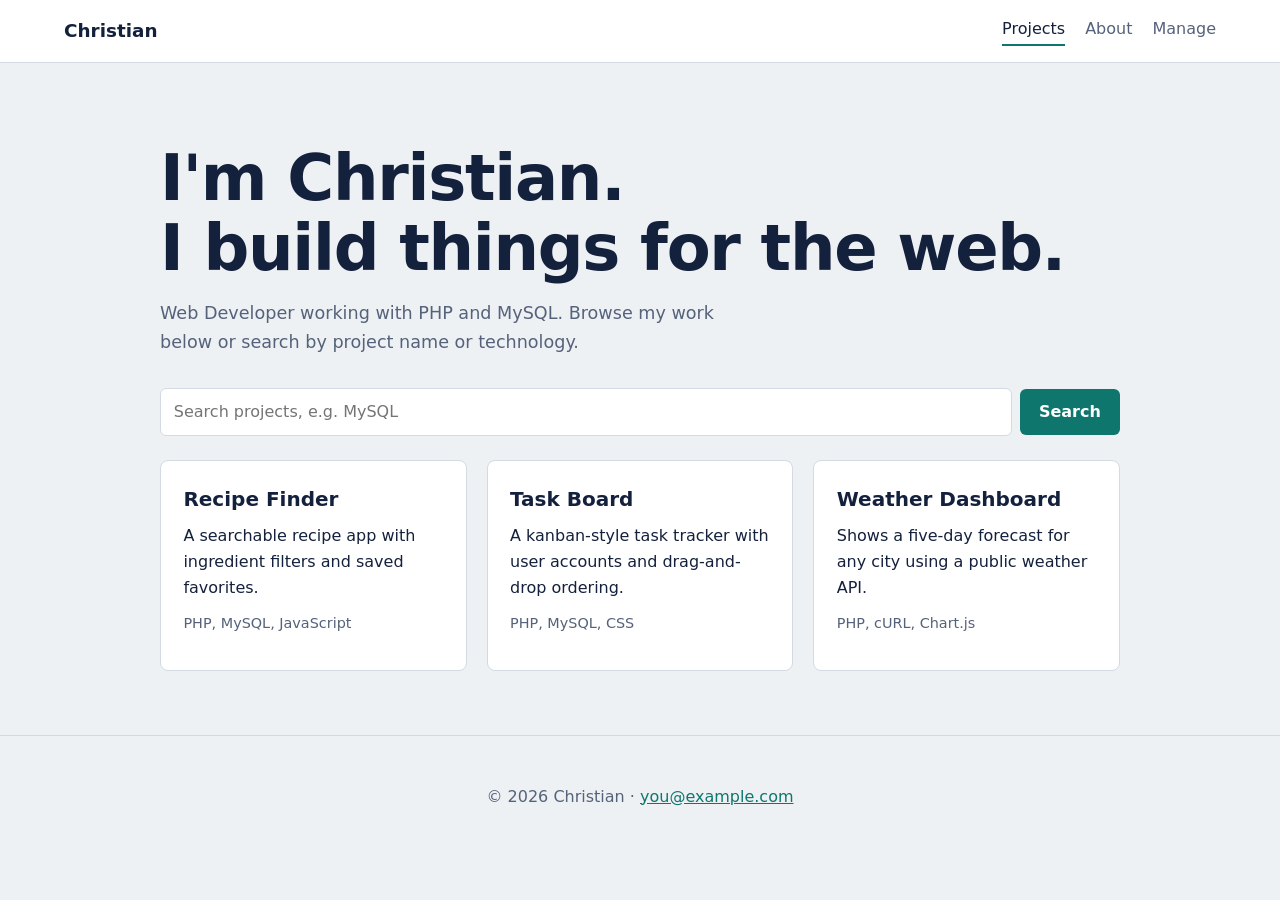
<file: index.html>
<!DOCTYPE html>
<html lang="en">
<head>
  <meta charset="utf-8">
  <meta name="viewport" content="width=device-width, initial-scale=1">
  <title>Projects | Christian</title>
  <link rel="stylesheet" href="style.css">
</head>
<body data-page="index">
<header class="site-header">
  <a class="brand" href="index.html">Christian</a>
  <nav>
    <a href="index.html" aria-current="page">Projects</a>
    <a href="about.html">About</a>
    <a href="admin.html">Manage</a>
  </nav>
</header>
<main>
<section class="hero">
  <h1>I'm Christian.<br>I build things for the web.</h1>
  <p>Web Developer working with PHP and MySQL. Browse my work below or search by project name or technology.</p>
</section>

<section>
  <form class="search" id="search-form" role="search">
    <label for="q" class="visually-hidden">Search projects</label>
    <input id="q" type="search" name="q" placeholder="Search projects, e.g. MySQL">
    <button type="submit">Search</button>
    <a class="clear" id="clear" href="index.html" hidden>Clear</a>
  </form>
  <p class="result-count" id="result-count" hidden></p>
  <p class="empty" id="empty" hidden>No projects match that search. Try a different word.</p>
  <ul class="projects" id="projects"></ul>
</section>
</main>
<footer class="site-footer">
  <p>&copy; <span id="year"></span> Christian &middot; <a href="mailto:you@example.com">you@example.com</a></p>
</footer>
<script>document.getElementById("year").textContent = new Date().getFullYear();</script>
<script src="app.js"></script>
</body>
</html>
</file>
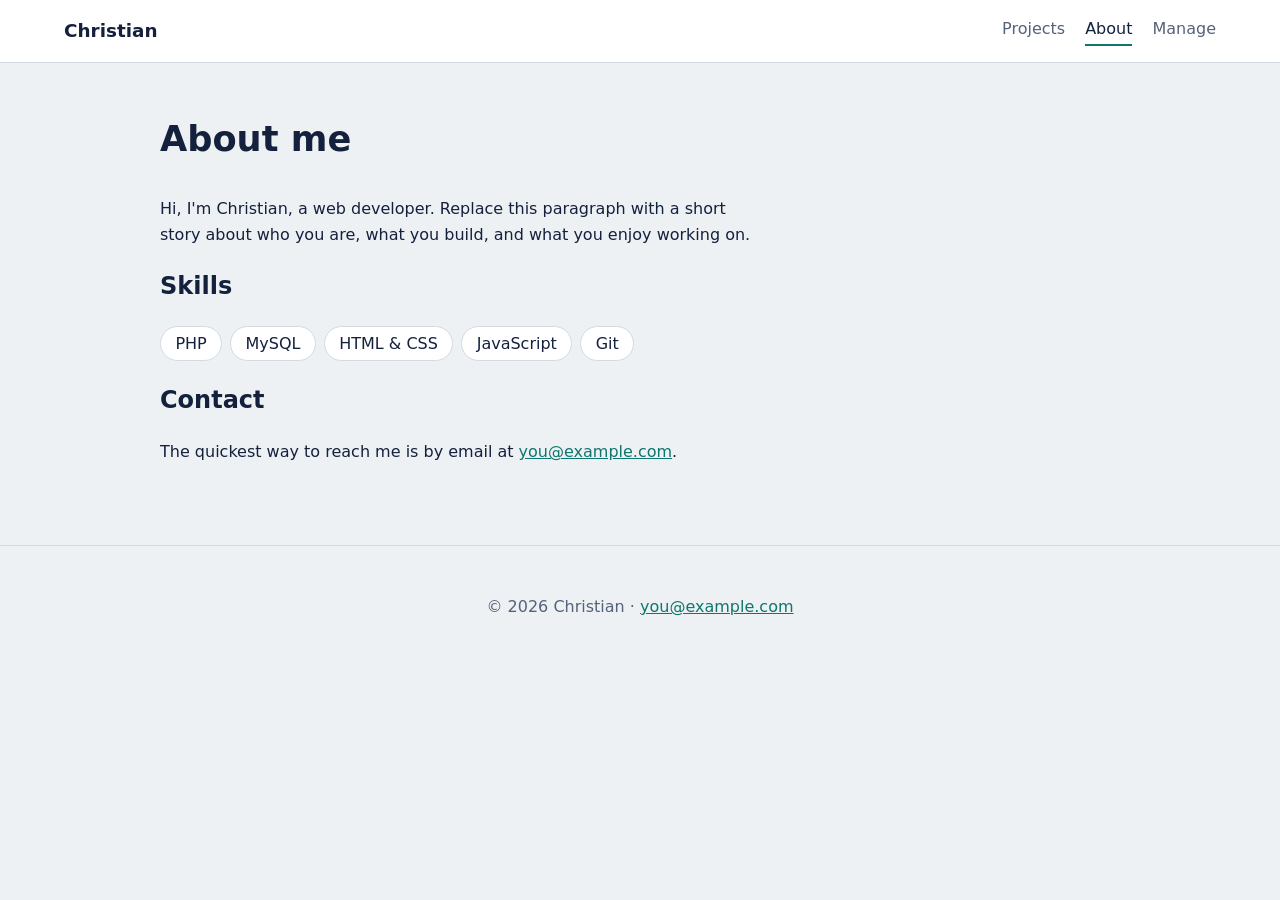
<file: about.html>
<!DOCTYPE html>
<html lang="en">
<head>
  <meta charset="utf-8">
  <meta name="viewport" content="width=device-width, initial-scale=1">
  <title>About | Christian</title>
  <link rel="stylesheet" href="style.css">
</head>
<body data-page="about">
<header class="site-header">
  <a class="brand" href="index.html">Christian</a>
  <nav>
    <a href="index.html">Projects</a>
    <a href="about.html" aria-current="page">About</a>
    <a href="admin.html">Manage</a>
  </nav>
</header>
<main>
<section class="prose">
  <h1>About me</h1>
  <p>Hi, I'm Christian, a web developer. Replace this paragraph with a short story about who you are, what you build, and what you enjoy working on.</p>

  <h2>Skills</h2>
  <ul class="skills">
    <li>PHP</li>
    <li>MySQL</li>
    <li>HTML &amp; CSS</li>
    <li>JavaScript</li>
    <li>Git</li>
  </ul>

  <h2>Contact</h2>
  <p>The quickest way to reach me is by email at <a href="mailto:you@example.com">you@example.com</a>.</p>
</section>
</main>
<footer class="site-footer">
  <p>&copy; <span id="year"></span> Christian &middot; <a href="mailto:you@example.com">you@example.com</a></p>
</footer>
<script>document.getElementById("year").textContent = new Date().getFullYear();</script>

</body>
</html>
</file>
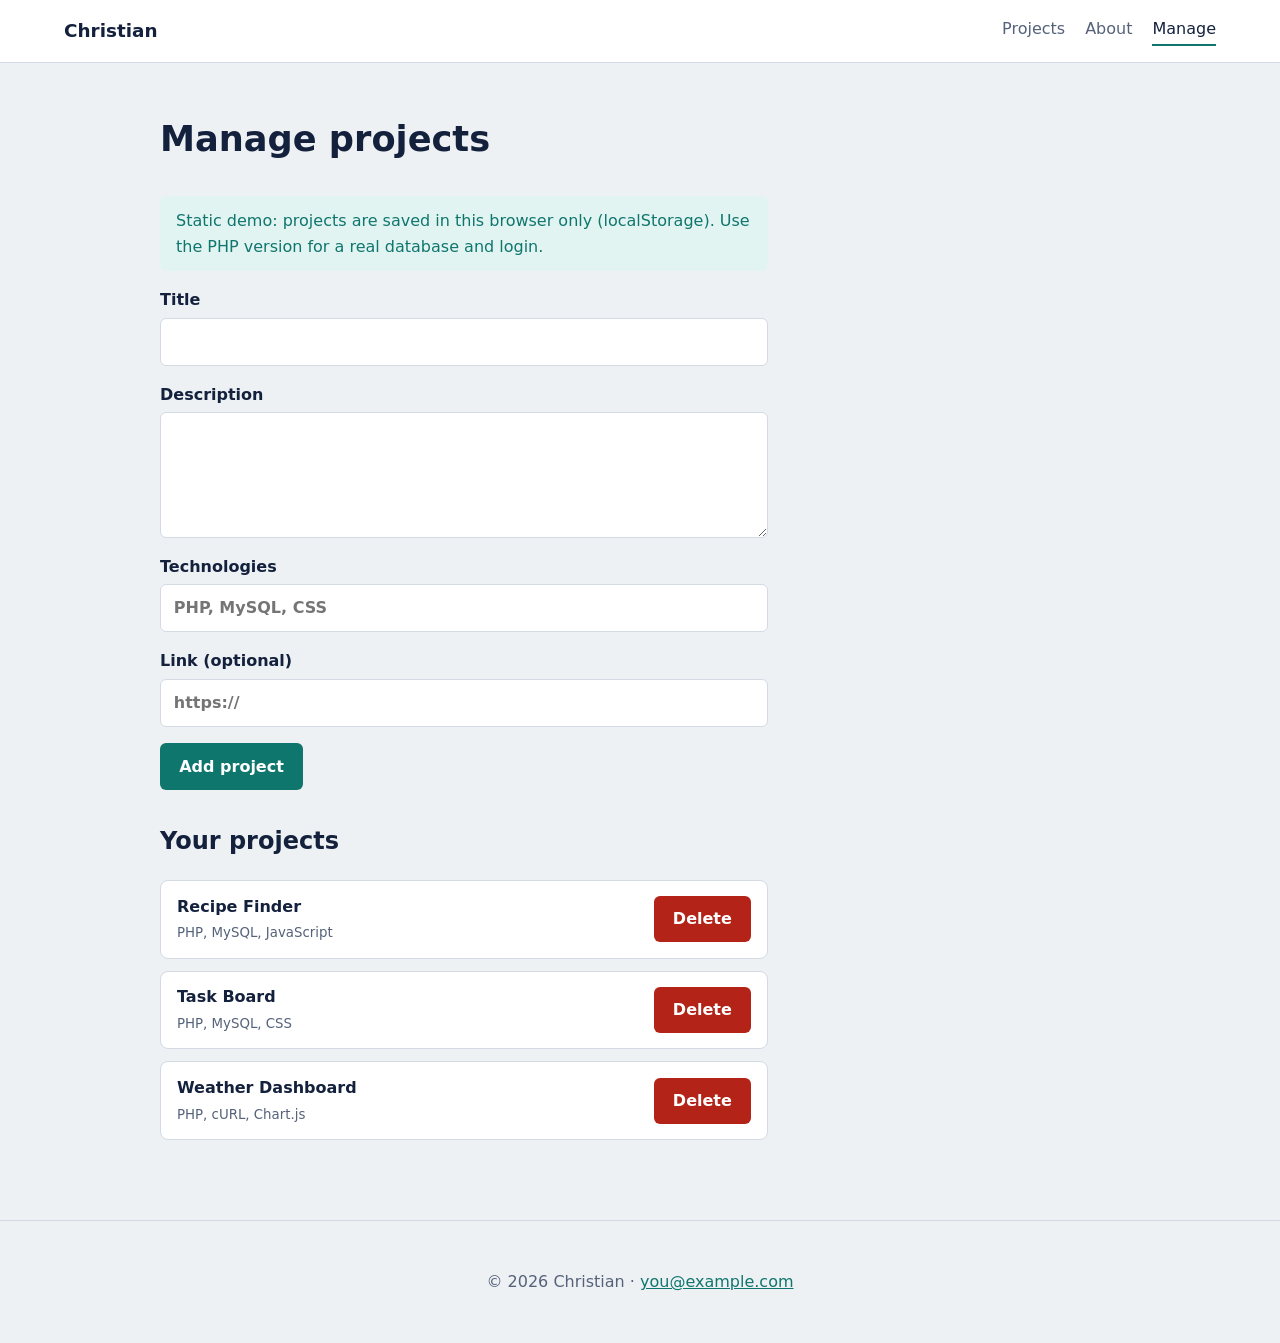
<file: admin.html>
<!DOCTYPE html>
<html lang="en">
<head>
  <meta charset="utf-8">
  <meta name="viewport" content="width=device-width, initial-scale=1">
  <title>Manage projects | Christian</title>
  <link rel="stylesheet" href="style.css">
</head>
<body data-page="admin">
<header class="site-header">
  <a class="brand" href="index.html">Christian</a>
  <nav>
    <a href="index.html">Projects</a>
    <a href="about.html">About</a>
    <a href="admin.html" aria-current="page">Manage</a>
  </nav>
</header>
<main>
<section class="narrow">
  <h1>Manage projects</h1>
  <p class="notice">Static demo: projects are saved in this browser only (localStorage). Use the PHP version for a real database and login.</p>
  <p id="msg" role="status" hidden></p>

  <form id="add-form" class="stack">
    <label>Title <input type="text" name="title" maxlength="120" required></label>
    <label>Description <textarea name="description" rows="4" required></textarea></label>
    <label>Technologies <input type="text" name="tech" maxlength="255" placeholder="PHP, MySQL, CSS"></label>
    <label>Link (optional) <input type="url" name="url" maxlength="255" placeholder="https://"></label>
    <button type="submit">Add project</button>
  </form>

  <h2>Your projects</h2>
  <p class="empty" id="none" hidden>No projects yet. Add your first one above.</p>
  <ul class="manage-list" id="manage-list"></ul>
</section>
</main>
<footer class="site-footer">
  <p>&copy; <span id="year"></span> Christian &middot; <a href="mailto:you@example.com">you@example.com</a></p>
</footer>
<script>document.getElementById("year").textContent = new Date().getFullYear();</script>
<script src="app.js"></script>
</body>
</html>
</file>
<file: style.css>
:root {
  --bg: #eef1f4;
  --surface: #ffffff;
  --ink: #14213d;
  --muted: #55627a;
  --accent: #0f766e;
  --accent-ink: #ffffff;
  --line: #d3dae3;
  --danger: #b42318;
  --font: "Segoe UI", system-ui, -apple-system, Roboto, sans-serif;
}
* { box-sizing: border-box; }
body { margin: 0; font-family: var(--font); background: var(--bg); color: var(--ink); line-height: 1.6; }
a { color: var(--accent); }
a:focus-visible, button:focus-visible, input:focus-visible, textarea:focus-visible { outline: 3px solid var(--accent); outline-offset: 2px; }

.site-header { display: flex; flex-wrap: wrap; gap: 1rem; justify-content: space-between; align-items: center; padding: 1rem clamp(1rem, 5vw, 4rem); border-bottom: 1px solid var(--line); background: var(--surface); }
.brand { font-weight: 700; font-size: 1.15rem; color: var(--ink); text-decoration: none; }
nav { display: flex; gap: 1.25rem; }
nav a { color: var(--muted); text-decoration: none; padding-bottom: 2px; }
nav a:hover { color: var(--ink); }
nav a[aria-current="page"] { color: var(--ink); border-bottom: 2px solid var(--accent); }

main { max-width: 64rem; margin: 0 auto; padding: 2rem clamp(1rem, 5vw, 2rem) 4rem; }

.hero { padding: 3rem 0 2rem; }
.hero h1 { font-size: clamp(2.2rem, 6vw, 4rem); line-height: 1.1; margin: 0 0 1rem; letter-spacing: -0.02em; }
.hero p { max-width: 38rem; color: var(--muted); font-size: 1.1rem; margin: 0; }

.search { display: flex; flex-wrap: wrap; gap: .5rem; align-items: center; margin-bottom: 1.5rem; }
.search input[type="search"] { flex: 1 1 16rem; }
.clear { color: var(--muted); }
.result-count { color: var(--muted); }

input, textarea { font: inherit; padding: .65rem .8rem; border: 1px solid var(--line); border-radius: 6px; background: var(--surface); color: var(--ink); width: 100%; }
.search input { width: auto; }
button { font: inherit; padding: .65rem 1.2rem; border: 0; border-radius: 6px; background: var(--accent); color: var(--accent-ink); cursor: pointer; font-weight: 600; }
button:hover { filter: brightness(1.1); }
button.danger { background: var(--danger); }

.projects { list-style: none; margin: 0; padding: 0; display: grid; gap: 1.25rem; grid-template-columns: repeat(auto-fill, minmax(18rem, 1fr)); }
.projects li { background: var(--surface); border: 1px solid var(--line); border-radius: 8px; padding: 1.4rem; }
.projects h2 { margin: 0 0 .5rem; font-size: 1.25rem; }
.projects p { margin: 0 0 .75rem; }
.tech { color: var(--muted); font-size: .9rem; }

.prose, .narrow { max-width: 38rem; }
.prose h1, .narrow h1 { font-size: 2.2rem; margin-top: 1rem; }
.skills { display: flex; flex-wrap: wrap; gap: .5rem; list-style: none; padding: 0; }
.skills li { background: var(--surface); border: 1px solid var(--line); border-radius: 999px; padding: .25rem .9rem; }

.stack { display: grid; gap: 1rem; margin-bottom: 2rem; }
.stack label { display: grid; gap: .3rem; font-weight: 600; }
.stack button { justify-self: start; }

.error, .notice { padding: .75rem 1rem; border-radius: 6px; }
.error { background: #fdecea; color: var(--danger); }
.notice { background: #e2f4f1; color: var(--accent); }
.empty { color: var(--muted); }

.manage-list { list-style: none; padding: 0; display: grid; gap: .75rem; }
.manage-list li { display: flex; justify-content: space-between; align-items: center; gap: 1rem; background: var(--surface); border: 1px solid var(--line); border-radius: 8px; padding: .8rem 1rem; }
.manage-list small { color: var(--muted); }

.site-footer { text-align: center; padding: 2rem 1rem; color: var(--muted); border-top: 1px solid var(--line); }
.visually-hidden { position: absolute; width: 1px; height: 1px; overflow: hidden; clip: rect(0 0 0 0); white-space: nowrap; }
/* fixes */
nav { flex-wrap: wrap; }
.search input[type="search"] { min-width: 0; }
code { background: var(--surface); border: 1px solid var(--line); border-radius: 4px; padding: .1rem .35rem; }
.manage-list form { margin: 0; }
</file>
